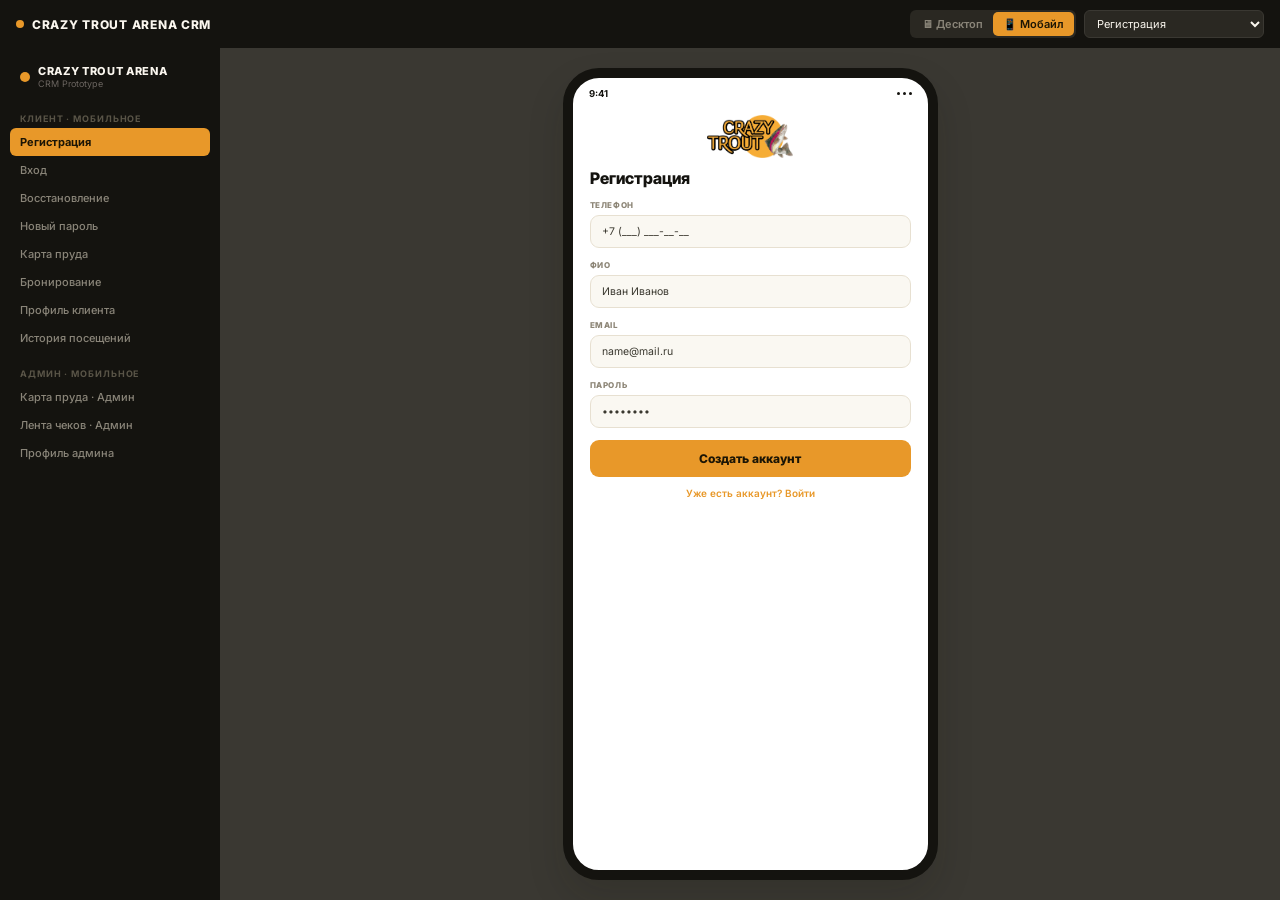
<file: index.html>
<!DOCTYPE html>
<html lang="ru">
<head>
<meta charset="UTF-8">
<meta name="viewport" content="width=device-width, initial-scale=1.0">
<title>Crazy Trout Arena — CRM Prototype</title>
<link rel="preconnect" href="https://fonts.googleapis.com">
<link href="https://fonts.googleapis.com/css2?family=Inter:wght@400;500;600;700;800&family=Inter+Tight:wght@700;800&display=swap" rel="stylesheet">
<style>
/* ===== DESIGN TOKENS FROM DECK ===== */
:root{--orange:#E89829;--ember:#886F11;--ink:#14130F;--paper:#FAF6EE;--teal:#2A6A7E;--green:#3FA66B;--gold:#D4A85A;--bone:#E3DCC9;--hair:#E7E0D1;--muted:#8C8576;}
*{box-sizing:border-box;margin:0;padding:0;}
body{font-family:'Inter',sans-serif;background:#3a3832;color:var(--ink);overflow:hidden;height:100vh;}

/* ===== TOP BAR ===== */
.topbar{position:fixed;top:0;left:0;right:0;height:48px;background:var(--ink);display:flex;align-items:center;justify-content:space-between;padding:0 16px;z-index:1000;}
.topbar-brand{display:flex;align-items:center;gap:8px;color:#FAF6EE;font-weight:800;font-size:12px;letter-spacing:0.06em;text-transform:uppercase;}
.topbar-dot{width:8px;height:8px;border-radius:50%;background:var(--orange);}
.topbar-controls{display:flex;gap:8px;align-items:center;}
.toggle-group{display:flex;background:#2a2822;border-radius:6px;padding:2px;}
.toggle-btn{background:none;border:none;color:#8A8579;font-family:inherit;font-size:11px;font-weight:600;padding:5px 10px;border-radius:5px;cursor:pointer;transition:all 0.15s;}
.toggle-btn.active{background:var(--orange);color:#1B1505;}
.screen-select{background:#2a2822;border:1px solid #3a3832;color:#FAF6EE;font-family:inherit;font-size:11px;padding:5px 8px;border-radius:6px;cursor:pointer;min-width:180px;}

/* ===== LAYOUT ===== */
.app{position:fixed;top:48px;left:0;right:0;bottom:0;display:flex;}
.sidebar{width:220px;background:var(--ink);color:#FAF6EE;padding:16px 10px;flex-shrink:0;overflow-y:auto;}
.sidebar-link{display:block;background:none;border:none;color:#8A8579;font-family:inherit;font-size:11px;font-weight:500;padding:7px 10px;border-radius:6px;cursor:pointer;text-align:left;width:100%;transition:all 0.15s;}
.sidebar-link:hover{background:rgba(255,255,255,0.06);color:#FAF6EE;}
.sidebar-link.active{background:var(--orange);color:#1B1505;font-weight:700;}
.main{flex:1;display:flex;align-items:center;justify-content:center;padding:20px;overflow:auto;}

/* ===== PHONE FRAME (from deck exact) ===== */
.phone-frame{border:10px solid var(--ink);border-radius:36px;overflow:hidden;background:#fff;box-shadow:0 18px 36px rgba(20,19,15,0.15);width:375px;height:812px;display:flex;flex-direction:column;flex-shrink:0;}
.phone-status{display:flex;justify-content:space-between;align-items:center;padding:10px 16px 2px;font-size:9.5px;font-weight:700;}
.phone-dots{display:flex;gap:3px;}
.phone-dots span{width:3px;height:3px;border-radius:50%;background:#14130F;display:block;}
.phone-body{flex:1;padding:14px 17px 18px;overflow-y:auto;}

/* ===== EXACT DECK CSS ===== */
.phone-logo{display:flex;justify-content:center;margin-bottom:10px;}
.phone-logo img{width:86px;}
.phone-title{font-family:'Inter Tight',sans-serif;font-weight:800;font-size:16px;margin-bottom:12px;}
.field-label{font-size:8px;letter-spacing:0.08em;text-transform:uppercase;color:var(--muted);font-weight:800;margin-bottom:5px;}
.field-input{background:#FAF8F2;border:1.5px solid var(--hair);border-radius:9px;padding:9px 11px;font-size:10.5px;margin-bottom:12px;color:#3a382f;}
.btn-block{width:100%;text-align:center;padding:11px;border-radius:9px;font-size:12px;font-weight:800;margin-bottom:10px;cursor:pointer;border:none;font-family:inherit;}
.btn-block.primary{background:var(--orange);color:#1B1505;}
.btn-block.outline{background:#fff;border:1.5px solid var(--hair);color:var(--ink);}
.link-center{text-align:center;font-size:10px;color:var(--orange);font-weight:600;cursor:pointer;}
.link-center.muted{color:var(--muted);font-weight:500;}
.code-row{display:flex;gap:7px;margin-bottom:6px;}
.code-box{width:33px;height:38px;border:1px solid var(--hair);border-radius:8px;display:flex;align-items:center;justify-content:center;font-weight:700;font-size:14px;background:#FAF8F2;color:#3a382f;}
.code-box.filled{border-color:var(--orange);color:var(--orange);}
.code-box.empty{color:var(--hair);}
.timer-note{font-size:9.5px;color:var(--muted);margin-bottom:14px;}
.strength-row{display:flex;gap:5px;margin-bottom:6px;}
.strength-seg{flex:1;height:5px;border-radius:3px;background:var(--green);}
.strength-seg.off{background:var(--hair);}
.strength-label{font-size:9.5px;color:var(--green);font-weight:600;margin-bottom:14px;display:flex;align-items:center;gap:5px;}
.strength-label::before{content:"●";font-size:7px;}
.ph-header{display:flex;justify-content:space-between;align-items:center;margin-bottom:10px;}
.ph-title{font-family:'Inter Tight',sans-serif;font-weight:800;font-size:14px;}
.ph-chips{display:flex;gap:6px;margin-bottom:8px;}
.chip{display:flex;align-items:center;gap:4px;background:#F4F0E8;border-radius:20px;padding:3px 8px;font-size:9.5px;font-weight:600;}
.chip svg{width:10px;height:10px;}
.pond-svg-wrap{border-radius:10px;overflow:hidden;margin-bottom:10px;line-height:0;}
.pond-svg-wrap img{width:100%;height:auto;display:block;}
.legend{display:flex;gap:12px;margin-bottom:12px;}
.legend-item{display:flex;align-items:center;gap:5px;font-size:9.5px;}
.legend-dot{width:8px;height:8px;border-radius:50%;}
.btn-book{background:var(--orange);color:#1B1505;font-weight:700;font-size:11.5px;border-radius:9px;padding:10px;text-align:center;cursor:pointer;border:none;width:100%;}
.field-val{background:#FAF8F2;border:1.5px solid var(--hair);border-radius:9px;padding:9px 11px;font-size:10.5px;margin-bottom:12px;color:#3a382f;}
.rows{margin-top:14px;}
.price-row{display:flex;justify-content:space-between;align-items:center;font-size:10.5px;padding:9px 0;color:#3a382f;border-top:1px solid var(--hair);}
.rows .price-row:first-child{border-top:none;padding-top:0;}
.price-total{display:flex;justify-content:space-between;align-items:center;font-size:12px;font-weight:800;padding-top:10px;border-top:1px solid var(--hair);color:var(--ink);}
.btn-pay{background:var(--orange);color:#1B1505;font-weight:700;font-size:11.5px;border-radius:9px;padding:10px;text-align:center;margin-top:10px;cursor:pointer;border:none;width:100%;}
.profile-card{background:var(--ink);color:#fff;border-radius:14px;padding:18px;margin-bottom:14px;}
.profile-avatar{width:48px;height:48px;border-radius:50%;background:var(--orange);display:flex;align-items:center;justify-content:center;font-family:'Inter Tight';font-weight:800;font-size:18px;color:#1B1505;margin:0 auto 10px;}
.profile-name{font-family:'Inter Tight';font-weight:800;font-size:16px;text-align:center;margin-bottom:2px;}
.profile-meta{font-size:11px;color:#8A8579;text-align:center;}
.profile-stats{display:flex;gap:8px;margin-bottom:14px;}
.profile-stat{flex:1;background:#fff;border:1.5px solid var(--hair);border-radius:12px;padding:12px;text-align:center;}
.profile-row{display:flex;align-items:center;gap:10px;padding:10px 0;border-bottom:1px solid var(--hair);}
.profile-row:last-child{border-bottom:none;}
.hist-header{display:flex;justify-content:space-between;align-items:center;margin-bottom:10px;}
.hist-header b{font-family:'Inter Tight';font-weight:800;font-size:12px;}
.hist-header span{font-size:9px;color:var(--muted);}
.hist-row{display:flex;align-items:center;gap:10px;padding:8px 0;border-bottom:1px solid var(--hair);}
.hist-row:last-child{border-bottom:none;}
.hist-date{width:36px;text-align:center;}
.hist-date b{font-family:'Inter Tight';font-weight:800;font-size:16px;display:block;}
.hist-date span{font-size:9px;color:var(--muted);}
.hist-mid{flex:1;}
.hist-mid b{font-size:11px;font-weight:700;display:block;}
.hist-mid span{font-size:9px;color:var(--muted);}
.hist-chev{color:var(--muted);font-size:14px;}
.tag{display:inline-block;font-size:9px;font-weight:700;border-radius:12px;padding:2px 7px;margin-right:4px;}
.badge-pill{font-size:9px;font-weight:700;border-radius:20px;padding:3px 8px;}
.catch-badge{font-size:9px;font-weight:700;padding:3px 8px;border-radius:12px;background:#E1F1E6;color:var(--green);}
.av{width:28px;height:28px;border-radius:50%;object-fit:cover;}
.sm{font-size:9px;}
.dt{font-size:10px;}
.lbl{font-size:8px;letter-spacing:0.06em;text-transform:uppercase;color:var(--muted);font-weight:700;}
.val{font-family:'Inter Tight';font-weight:800;font-size:20px;}
.b{font-weight:700;}
.g{color:var(--green);}
.o{color:var(--orange);}
.n{color:var(--ink);}
.p{color:var(--muted);}
.ok{color:var(--green);}
.off{color:var(--hair);}
.dark{background:var(--ink);color:#fff;}
.v{color:var(--green);}
.l{color:var(--teal);}
.pr{color:var(--gold);}
.nm{font-family:'Inter Tight';font-weight:800;}

/* Admin mobile */
.adm-title{font-family:'Inter Tight';font-weight:800;font-size:14px;margin-bottom:10px;}
.adm-chips{display:flex;gap:6px;margin-bottom:10px;}
.adm-chip{display:flex;align-items:center;gap:4px;background:#F4F0E8;border-radius:20px;padding:3px 8px;font-size:9.5px;font-weight:600;}
.adm-tiles{display:grid;grid-template-columns:1fr 1fr;gap:8px;margin-bottom:12px;}
.adm-tile{background:#FAF8F2;border:1.5px solid var(--hair);border-radius:12px;padding:10px 12px;}
.adm-tile.dark{background:var(--ink);color:#fff;border-color:rgba(255,255,255,0.1);}
.adm-search{background:#FAF8F2;border:1.5px solid var(--hair);border-radius:9px;padding:8px 11px;font-size:10px;color:var(--muted);margin-bottom:10px;cursor:pointer;}
.adm-filters{display:flex;gap:6px;margin-bottom:10px;}
.adm-filter{background:#FAF8F2;border:1.5px solid var(--hair);border-radius:8px;padding:6px 10px;font-size:9px;font-weight:600;text-align:center;cursor:pointer;flex:1;}
.adm-filter.active{background:var(--orange);border-color:var(--orange);color:#1B1505;}
.adm-receipt-row{background:#fff;border:1.5px solid var(--hair);border-radius:12px;padding:10px 12px;margin-bottom:8px;}
.adm-btn{background:var(--orange);color:#1B1505;font-weight:700;font-size:11px;border-radius:9px;padding:8px 14px;border:none;cursor:pointer;font-family:inherit;}
.adm-btns{display:flex;gap:8px;margin-top:10px;}
.adm-add{background:var(--ink);color:#fff;font-weight:700;font-size:11px;border-radius:9px;padding:8px 14px;border:none;cursor:pointer;font-family:inherit;width:100%;}
.adm-nav-item{flex:1;display:flex;flex-direction:column;align-items:center;gap:2px;font-size:8.5px;color:var(--muted);cursor:pointer;background:none;border:none;font-family:inherit;}
.adm-nav-item.active{color:var(--orange);}
.adm-navbar{display:flex;border-top:1px solid var(--hair);padding:8px 0 2px;}
.adm-client{display:flex;align-items:center;gap:8px;padding:8px 0;border-bottom:1px solid var(--hair);}
.adm-fld{margin-bottom:8px;}
.adm-fld-lbl{font-size:8px;letter-spacing:0.08em;text-transform:uppercase;color:var(--muted);font-weight:700;margin-bottom:3px;}
.adm-total{display:flex;justify-content:space-between;font-size:12px;font-weight:800;padding-top:8px;border-top:1px solid var(--hair);}
.adm-legend{display:flex;gap:10px;margin-bottom:10px;}
.adm-legend-item{display:flex;align-items:center;gap:4px;font-size:9px;}
.adm-fish-item{display:flex;align-items:center;gap:8px;padding:6px 0;border-bottom:1px solid var(--hair);}

/* Finance */
.fin-2x2{display:grid;grid-template-columns:1fr 1fr;gap:8px;margin-bottom:14px;}
.fin-cell{background:#fff;border:1.5px solid var(--hair);border-radius:12px;padding:12px;text-align:center;}
.fin-cell-wide{grid-column:span 2;}
.fin-period{display:flex;gap:4px;margin-bottom:14px;}
.fin-chart{position:relative;height:140px;margin-bottom:10px;}
.fin-chart--mobile{height:120px;}
.fin-gridline{position:absolute;left:0;right:0;border-top:1px dashed var(--hair);}
.fin-y-axis{position:absolute;left:0;top:0;bottom:0;width:30px;display:flex;flex-direction:column;justify-content:space-between;font-size:8px;color:var(--muted);}
.fin-x-axis{display:flex;justify-content:space-between;font-size:8px;color:var(--muted);padding:0 30px 0 30px;}
.fin-legend{display:flex;gap:12px;justify-content:center;font-size:9px;}
.fin-legend--mobile{flex-wrap:wrap;}

/* Stat list */
.stat-list-row{display:flex;justify-content:space-between;align-items:center;padding:6px 0;border-bottom:1px solid var(--hair);}
.stat-list-title{font-size:10px;font-weight:700;letter-spacing:0.06em;text-transform:uppercase;color:var(--muted);margin-bottom:8px;}

/* Catch card */
.catch-card{background:#fff;border:1.5px solid var(--hair);border-radius:12px;padding:10px;margin-bottom:8px;}
.catch-image-wrap{width:48px;height:48px;border-radius:8px;overflow:hidden;flex-shrink:0;}
.catch-image{width:100%;height:100%;object-fit:cover;}
.catch-name{font-weight:700;font-size:11px;}
.catch-weight{font-family:'Inter Tight';font-weight:800;font-size:14px;color:var(--orange);}
.catch-body{flex:1;}

/* Salary */
.slr-avg{font-family:'Inter Tight';font-weight:800;font-size:24px;color:var(--orange);}
.slr-count{font-size:10px;color:var(--muted);}
.slr-name{font-size:11px;font-weight:700;}

/* Desktop content */
.desktop-content{width:100%;max-width:1000px;padding:24px;}

/* Phone frame sizing */
.phone-frame .phone-body::-webkit-scrollbar{width:3px;}
.phone-frame .phone-body::-webkit-scrollbar-thumb{background:var(--hair);border-radius:3px;}

/* Responsive */
@media(max-width:700px){
  .sidebar{display:none!important;}
  .main{padding:8px;}
  .phone-frame{width:100%;height:calc(100vh - 56px);border-radius:0;border:none;box-shadow:none;}
}
</style>
</head>
<body>

<div class="topbar">
  <div class="topbar-brand"><div class="topbar-dot"></div><span>Crazy Trout Arena CRM</span></div>
  <div class="topbar-controls">
    <div class="toggle-group" id="viewToggle">
      <button class="toggle-btn" data-view="desktop">🖥 Десктоп</button>
      <button class="toggle-btn active" data-view="mobile">📱 Мобайл</button>
    </div>
    <select class="screen-select" id="screenSelect"></select>
  </div>
</div>

<div class="app">
  <aside class="sidebar">
    <div style="display:flex;align-items:center;gap:8px;padding:0 10px;margin-bottom:16px;">
      <div style="width:10px;height:10px;border-radius:50%;background:var(--orange);"></div>
      <div>
        <div style="font-weight:800;font-size:11px;letter-spacing:0.06em;text-transform:uppercase;">Crazy Trout Arena</div>
        <div style="font-size:9px;color:#6B6560;">CRM Prototype</div>
      </div>
    </div>
    <nav id="sidebarNav"></nav>
  </aside>

  <main class="main">
    <div class="phone-frame" id="phoneFrame">
      <div class="phone-status"><span>9:41</span><div class="phone-dots"><span></span><span></span><span></span></div></div>
      <div class="phone-body" id="phoneScreen"></div>
    </div>
    <div class="desktop-content" id="desktopContent" style="display:none;"></div>
  </main>
</div>

<script src="js/app.js"></script>
</body>
</html>
</file>
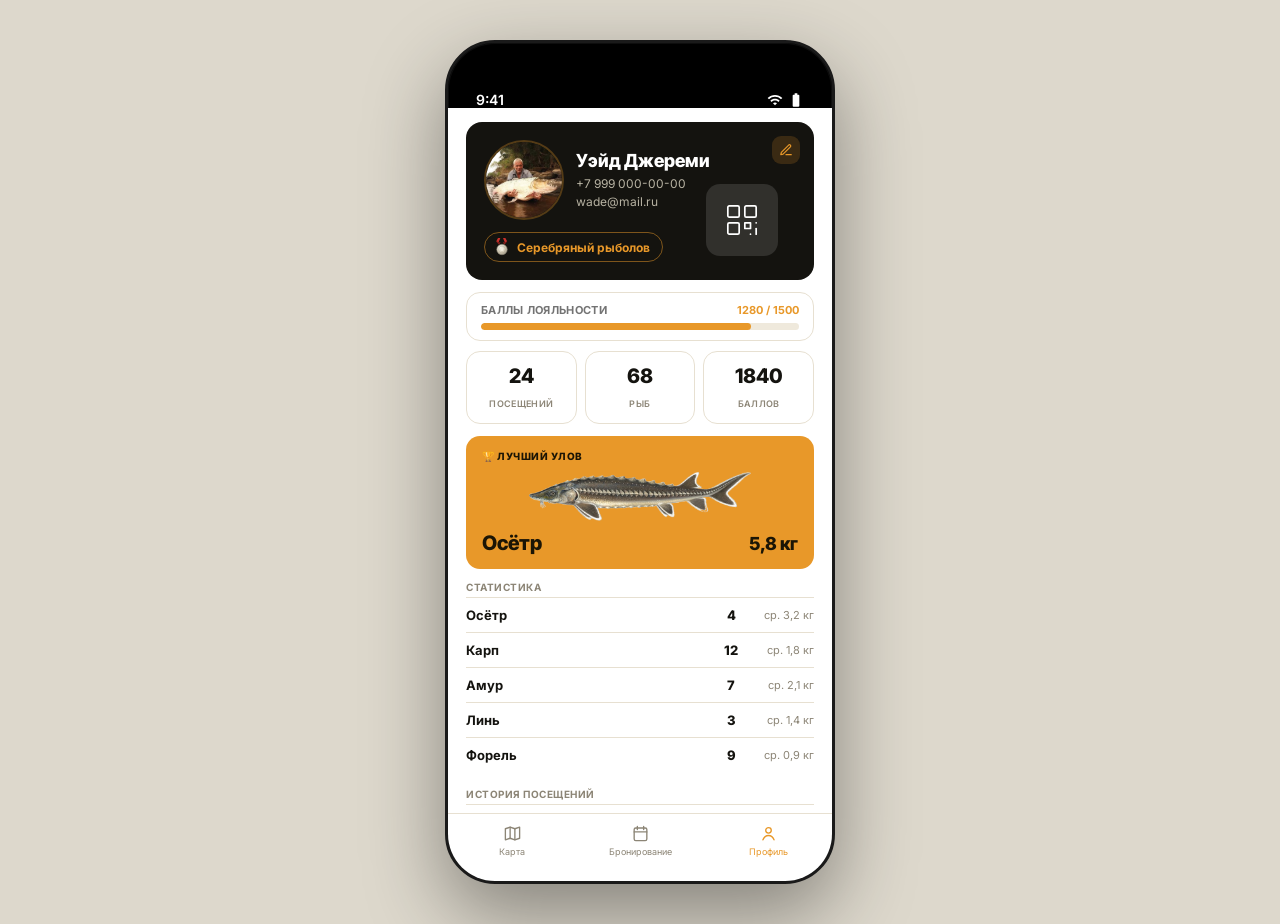
<file: docs/index.html>
<!DOCTYPE html>
<html lang="ru">
<head>
<meta charset="UTF-8">
<meta name="viewport" content="width=device-width, initial-scale=1.0">
<title>Crazy Trout Arena — Профиль клиента</title>
<link rel="preconnect" href="https://fonts.googleapis.com">
<link href="https://fonts.googleapis.com/css2?family=Inter:wght@400;500;600;700;800&family=Inter+Tight:wght@700;800&display=swap" rel="stylesheet">
<style>
:root {
  --orange: #E89829;
  --ink: #14130F;
  --paper: #FAF6EE;
  --green: #3FA66B;
  --gold: #D4A85A;
  --hair: #E7E0D1;
  --muted: #8C8576;
}
* { box-sizing: border-box; margin: 0; padding: 0; }
body {
  font-family: 'Inter', sans-serif;
  background: #DDD8CC;
  display: flex;
  justify-content: center;
  align-items: center;
  min-height: 100vh;
  padding: 40px 20px;
}

/* === iPhone 14: 390x844 === */
.iphone-mockup {
  width: 390px;
  height: 844px;
  background: #000;
  border-radius: 50px;
  border: 3px solid #1a1a1a;
  overflow: hidden;
  box-shadow: 0 30px 80px rgba(0,0,0,0.4), 0 0 0 1px rgba(255,255,255,0.05) inset;
  position: relative;
  display: flex;
  flex-direction: column;
}

/* Dynamic Island */
.dynamic-island {
  width: 120px;
  height: 34px;
  background: #000;
  border-radius: 18px;
  margin: 11px auto 0;
  position: relative;
  z-index: 10;
}

/* Status bar */
.status-bar {
  display: flex;
  justify-content: space-between;
  align-items: center;
  padding: 3px 28px 0;
  font-size: 14px;
  font-weight: 600;
  color: #fff;
}
.status-icons {
  display: flex;
  gap: 5px;
  align-items: center;
}
.status-icons svg { width: 16px; height: 16px; }

/* Screen content */
.screen {
  flex: 1;
  background: #fff;
  margin: 0;
  overflow-y: auto;
  padding: 14px 18px;
  display: flex;
  flex-direction: column;
}

/* Profile card */
.profile-card {
  background: var(--ink);
  color: #fff;
  border-radius: 16px;
  padding: 18px;
  margin-bottom: 12px;
  position: relative;
}
.profile-edit {
  position: absolute;
  top: 14px;
  right: 14px;
  width: 28px;
  height: 28px;
  border-radius: 9px;
  background: rgba(232,152,41,.18);
  display: flex;
  align-items: center;
  justify-content: center;
  z-index: 2;
}
.profile-edit svg { width: 14px; height: 14px; color: var(--orange); }
.profile-row {
  display: flex;
  gap: 12px;
  align-items: center;
}
.profile-avatar {
  width: 80px;
  height: 80px;
  border-radius: 50%;
  overflow: hidden;
  flex-shrink: 0;
  border: 2px solid rgba(232,152,41,0.3);
}
.profile-avatar img {
  width: 100%;
  height: 100%;
  object-fit: cover;
  display: block;
}
.profile-name {
  font-family: 'Inter Tight', sans-serif;
  font-weight: 800;
  font-size: 18px;
  line-height: 1.3;
  margin-bottom: 3px;
}
.profile-meta {
  font-size: 12px;
  color: #B7B2A2;
  line-height: 1.5;
}
.badge-pill {
  display: inline-flex;
  align-items: center;
  gap: 7px;
  border: 1px solid rgba(232,152,41,.5);
  border-radius: 22px;
  padding: 5px 12px 5px 9px;
  font-size: 12px;
  font-weight: 700;
  margin-top: 12px;
  color: var(--orange);
}
.badge-pill svg { display: block; }

/* Stats */
.profile-stats {
  display: flex;
  gap: 8px;
  margin-bottom: 12px;
}
.profile-stat {
  flex: 1;
  background: #fff;
  border: 1.5px solid var(--hair);
  border-radius: 14px;
  padding: 12px 6px;
  text-align: center;
}
.profile-stat b {
  display: block;
  font-family: 'Inter Tight', sans-serif;
  font-weight: 800;
  font-size: 20px;
  color: var(--ink);
  margin-bottom: 3px;
}
.profile-stat span {
  font-size: 9px;
  letter-spacing: .04em;
  text-transform: uppercase;
  color: var(--muted);
  font-weight: 600;
}

/* Catch card */
.catch-card {
  background: var(--orange);
  border-radius: 14px;
  padding: 14px 16px;
  margin-bottom: 12px;
  color: #1B1505;
}
.catch-badge {
  display: flex;
  align-items: center;
  gap: 5px;
  font-size: 10px;
  font-weight: 800;
  letter-spacing: .05em;
  text-transform: uppercase;
  margin-bottom: 10px;
}
.catch-image-wrap {
  background: transparent;
  border-radius: 10px;
  margin-bottom: 10px;
  text-align: center;
}
.catch-image {
  width: 70%;
  display: block;
  margin: 0 auto;
}
.catch-body {
  display: flex;
  align-items: center;
  justify-content: space-between;
}
.catch-name {
  font-family: 'Inter Tight', sans-serif;
  font-weight: 800;
  font-size: 20px;
}
.catch-weight {
  font-family: 'Inter Tight', sans-serif;
  font-weight: 800;
  font-size: 18px;
}

/* Statistics */
.stat-list-title {
  display: flex;
  align-items: center;
  gap: 6px;
  font-size: 10px;
  font-weight: 700;
  letter-spacing: .05em;
  text-transform: uppercase;
  color: var(--muted);
  margin-bottom: 4px;
}
.stat-list-title svg {
  width: 13px;
  height: 13px;
  stroke: var(--muted);
  fill: none;
  stroke-width: 1.7;
}
.stat-list-row {
  display: flex;
  justify-content: space-between;
  align-items: center;
  border-top: 1px solid var(--hair);
  padding: 9px 0;
  font-size: 13px;
}
.stat-list-row .slr-name { font-weight: 700; color: var(--ink); flex: 1; }
.stat-list-row .slr-count { font-weight: 800; width: 26px; color: var(--ink); text-align: center; }
.stat-list-row .slr-avg { color: var(--muted); font-size: 11px; text-align: right; min-width: 70px; }
.stat-spacer { flex: 1; }

/* Bottom nav */
.nav-bar {
  display: flex;
  border-top: 1px solid var(--hair);
  padding: 10px 0 24px;
  background: #fff;
  flex-shrink: 0;
}
.nav-item {
  flex: 1;
  display: flex;
  flex-direction: column;
  align-items: center;
  gap: 3px;
  font-size: 9px;
  color: var(--muted);
  cursor: pointer;
}
.nav-item.active { color: var(--orange); }
.nav-item svg { width: 19px; height: 19px; }

/* === QR Overlay — covers content area only, not status bar or nav === */
.qr-overlay {
  display: none;
  position: absolute;
  top: 72px;
  left: 0;
  right: 0;
  bottom: 56px;
  background: #fff;
  z-index: 100;
  flex-direction: column;
  padding: 0;
  border-radius: 22px;
  overflow: hidden;
  /* Animation: start from QR button position (top-right) */
  transform-origin: 88% 8%;
  transform: scale(0.15);
  opacity: 0;
  transition: transform 0.4s cubic-bezier(0.16, 1, 0.3, 1), opacity 0.3s ease;
}
.qr-overlay.open {
  transform: scale(1);
  opacity: 1;
}
.qr-overlay.closing {
  transform: scale(0.15);
  opacity: 0;
  transition: transform 0.3s cubic-bezier(0.55, 0, 1, 0.45), opacity 0.25s ease;
}

.qr-content {
  flex: 1;
  display: flex;
  flex-direction: column;
  align-items: center;
  justify-content: center;
  padding: 0 20px;
  overflow-y: auto;
}

/* Close button (X) top-right inside overlay */
.qr-close-btn {
  position: absolute;
  top: 12px;
  right: 14px;
  width: 36px;
  height: 36px;
  border-radius: 50%;
  background: rgba(0,0,0,0.06);
  border: none;
  cursor: pointer;
  display: flex;
  align-items: center;
  justify-content: center;
  z-index: 110;
  transition: background 0.2s;
}
.qr-close-btn:hover { background: rgba(0,0,0,0.12); }
.qr-close-btn svg { width: 18px; height: 18px; stroke: #14130F; }

/* QR button press animation */
.qr-btn-press {
  animation: qrBtnPress 0.3s ease;
}
@keyframes qrBtnPress {
  0% { transform: scale(1); }
  40% { transform: scale(0.85); }
  100% { transform: scale(1); }
}
</style>
</head>
<body>

<div class="iphone-mockup">
  <div class="dynamic-island"></div>
  <div class="status-bar">
    <span>9:41</span>
    <div class="status-icons">
      <svg viewBox="0 0 24 24" fill="currentColor"><path d="M1 9l2 2c4.97-4.97 13.03-4.97 18 0l2-2C16.93 2.93 7.08 2.93 1 9zm8 8l3 3 3-3c-1.65-1.66-4.34-1.66-6 0zm-4-4l2 2c2.76-2.76 7.24-2.76 10 0l2-2C15.14 9.14 8.87 9.14 5 13z"/></svg>
      <svg viewBox="0 0 24 24" fill="currentColor"><path d="M15.67 4H14V2h-4v2H8.33C7.6 4 7 4.6 7 5.33v15.33C7 21.4 7.6 22 8.33 22h7.33c.74 0 1.34-.6 1.34-1.33V5.33C17 4.6 16.4 4 15.67 4z"/></svg>
    </div>
  </div>

  <div class="screen">
    <!-- Profile card -->
    <div class="profile-card">
      <div class="profile-edit">
        <svg viewBox="0 0 24 24" fill="none" stroke="currentColor" stroke-width="2" stroke-linecap="round" stroke-linejoin="round"><path d="M12 20h9"/><path d="M16.5 3.5a2.121 2.121 0 013 3L7 19l-4 1 1-4 12.5-12.5z"/></svg>
      </div>
      <div class="profile-row">
        <div class="profile-avatar"><img src="assets/img_002.jpeg" alt="Уэйд Джереми"></div>
        <div style="flex:1;">
          <div class="profile-name">Уэйд Джереми</div>
          <div class="profile-meta">+7 999 000-00-00<br>wade@mail.ru</div>
        </div>
      </div>
      <div id="qr-btn" style="position:absolute;top:62px;right:36px;width:72px;height:72px;border-radius:14px;background:rgba(255,255,255,0.12);display:flex;align-items:center;justify-content:center;cursor:pointer;transition:background 0.2s;">
        <svg viewBox="0 0 24 24" width="34" height="34" fill="none" stroke="#fff" stroke-width="1.2" stroke-linecap="round" stroke-linejoin="round"><rect x="2" y="2" width="8" height="8" rx="1"/><rect x="14" y="2" width="8" height="8" rx="1"/><rect x="2" y="14" width="8" height="8" rx="1"/><rect x="14" y="14" width="4" height="4"/><line x1="22" y1="14" x2="22" y2="14.01"/><line x1="18" y1="22" x2="18" y2="22.01"/><line x1="22" y1="18" x2="22" y2="22"/></svg>
      </div>
      <div style="margin-top:12px;padding-right:90px;">
        <div class="badge-pill" style="margin-top:0;">
        <svg width="16" height="18" viewBox="0 0 16 18" fill="none" xmlns="http://www.w3.org/2000/svg"><path d="M4 0h2.4L4.6 4.2 2.2 3.6 4 0zM11.4 0H9L10.8 4.2l2.4-.6L11.4 0z" fill="#C9302C"/><path d="M4.6 4.2 2.2 3.6 5 6.8l1.6-2.6H4.6zM10.8 4.2 13.2 3.6 10.4 6.8 8.8 4.2h2z" fill="#8A1E1B"/><circle cx="8" cy="11.5" r="5.2" fill="url(#silverG)" stroke="#8C8576" stroke-width="0.6"/><circle cx="8" cy="11.5" r="3.4" fill="none" stroke="#8C8576" stroke-width="0.4" opacity=".6"/><path d="M8 8.6l.7 1.9h1.9l-1.55 1.15.6 1.9L8 12.4l-1.65 1.15.6-1.9L5.4 10.5h1.9L8 8.6z" fill="#F3EEDF"/><defs><radialGradient id="silverG" cx="0.35" cy="0.3" r="0.9"><stop offset="0" stop-color="#F7F4EA"/><stop offset="0.55" stop-color="#CFC6B0"/><stop offset="1" stop-color="#8C8576"/></radialGradient></defs></svg>
        Серебряный рыболов
        </div>
      </div>

    </div>

    <!-- Progress bar — БАЛЛЫ ЛОЯЛЬНОСТИ -->
    <div style="background:#fff;border:1.5px solid var(--hair);border-radius:14px;padding:10px 14px;margin-bottom:10px;">
      <div style="display:flex;justify-content:space-between;align-items:center;margin-bottom:6px;">
        <span style="font-size:11px;font-weight:700;color:rgba(0,0,0,.55);letter-spacing:0.3px;">БАЛЛЫ ЛОЯЛЬНОСТИ</span>
        <span style="font-size:11px;font-weight:700;color:var(--orange);">1280 / 1500</span>
      </div>
      <div style="background:#EFE9DC;border-radius:999px;height:7px;overflow:hidden;">
        <div style="background:var(--orange);height:100%;width:85%;border-radius:999px;"></div>
      </div>
    </div>

    <!-- Stats -->
    <div class="profile-stats">
      <div class="profile-stat"><b>24</b><span>Посещений</span></div>
      <div class="profile-stat"><b>68</b><span>Рыб</span></div>
      <div class="profile-stat"><b>1840</b><span>Баллов</span></div>
    </div>

    <!-- Catch card -->
    <div class="catch-card">
      <div class="catch-badge">🏆 Лучший улов</div>
      <div class="catch-image-wrap">
        <img class="catch-image" src="assets/img_003.png" alt="Осётр">
      </div>
      <div class="catch-body">
        <div class="catch-name">Осётр</div>
        <div class="catch-weight">5,8 кг</div>
      </div>
    </div>

    <!-- Statistics -->
    <div class="stat-list-title">
      Статистика
    </div>
    <div class="stat-list-row">
      <span class="slr-name">Осётр</span>
      <span class="slr-count">4</span>
      <span class="slr-avg">ср. 3,2 кг</span>
    </div>
    <div class="stat-list-row">
      <span class="slr-name">Карп</span>
      <span class="slr-count">12</span>
      <span class="slr-avg">ср. 1,8 кг</span>
    </div>
    <div class="stat-list-row">
      <span class="slr-name">Амур</span>
      <span class="slr-count">7</span>
      <span class="slr-avg">ср. 2,1 кг</span>
    </div>
    <div class="stat-list-row">
      <span class="slr-name">Линь</span>
      <span class="slr-count">3</span>
      <span class="slr-avg">ср. 1,4 кг</span>
    </div>
    <div class="stat-list-row">
      <span class="slr-name">Форель</span>
      <span class="slr-count">9</span>
      <span class="slr-avg">ср. 0,9 кг</span>
    </div>

    <!-- Visit history -->
    <div class="stat-list-title" style="margin-top:16px;">
      История посещений
    </div>
    <div class="stat-list-row">
      <span class="slr-name">12.07 · Сектор №07</span>
      <span class="slr-avg">Карп ×2 · 3,4 кг</span>
    </div>
    <div class="stat-list-row">
      <span class="slr-name">06.07 · Сектор №11</span>
      <span class="slr-avg">Осётр · 5,8 кг</span>
    </div>
    <div class="stat-list-row">
      <span class="slr-name">03.07 · Сектор №04</span>
      <span class="slr-avg">Амур · 2,1 кг</span>
    </div>
    <div class="stat-list-row">
      <span class="slr-name">27.06 · Сектор №09</span>
      <span class="slr-avg">Карп ×3 · 4,6 кг</span>
    </div>
    <div class="stat-list-row">
      <span class="slr-name">21.06 · Сектор №12</span>
      <span class="slr-avg">Линь · 0,9 кг</span>
    </div>
    <div class="stat-list-row">
      <span class="slr-name">14.06 · Сектор №05</span>
      <span class="slr-avg">Карп · 2,2 кг</span>
    </div>
    <div class="stat-list-row">
      <span class="slr-name">07.06 · Сектор №02</span>
      <span class="slr-avg">Форель ×2 · 1,8 кг</span>
    </div>
    <div class="stat-list-row">
      <span class="slr-name">31.05 · Сектор №08</span>
      <span class="slr-avg">Амур · 3,4 кг</span>
    </div>
    <div class="stat-list-row">
      <span class="slr-name">24.05 · Сектор №01</span>
      <span class="slr-avg">Осётр · 4,1 кг</span>
    </div>
    <div class="stat-list-row">
      <span class="slr-name">17.05 · Сектор №06</span>
      <span class="slr-avg">Карп ×2 · 3,0 кг</span>
    </div>
    <!-- Spacer -->
    <div class="stat-spacer"></div>
  </div>

  <!-- Bottom nav -->
  <div class="nav-bar">
    <div class="nav-item" style="justify-content:center;">
      <svg viewBox="0 0 24 24" fill="none" stroke="currentColor" stroke-width="1.7" stroke-linecap="round" stroke-linejoin="round"><path d="M9 4L3 6v14l6-2 6 2 6-2V4l-6 2-6-2z"/><path d="M9 4v14M15 6v14"/></svg>
      <span>Карта</span>
    </div>
    <div class="nav-item" style="justify-content:center;">
      <svg viewBox="0 0 24 24" fill="none" stroke="currentColor" stroke-width="1.7" stroke-linecap="round" stroke-linejoin="round"><rect x="4" y="5" width="16" height="16" rx="2"/><path d="M8 3v4M16 3v4M4 10h16"/></svg>
      <span>Бронирование</span>
    </div>
    <div class="nav-item active" style="justify-content:center;">
      <svg viewBox="0 0 24 24" fill="none" stroke="currentColor" stroke-width="1.7" stroke-linecap="round" stroke-linejoin="round"><circle cx="12" cy="8" r="3.5"/><path d="M5 20c1.5-4 4.5-5.5 7-5.5s5.5 1.5 7 5.5"/></svg>
      <span>Профиль</span>
    </div>
  </div>

<!-- QR Code Overlay — covers content only, status bar + nav stay visible -->
<div id="qr-overlay" class="qr-overlay">
  <!-- Close button (X) top-right -->
  <button class="qr-close-btn" id="qr-close-btn">
    <svg viewBox="0 0 24 24" fill="none" stroke-width="2.5" stroke-linecap="round" stroke-linejoin="round">
      <line x1="18" y1="6" x2="6" y2="18"/>
      <line x1="6" y1="6" x2="18" y2="18"/>
    </svg>
  </button>

  <div class="qr-content">
    <div style="text-align:center;margin-bottom:20px;">
      <div style="width:50px;height:50px;border-radius:50%;overflow:hidden;margin:0 auto 10px;border:2px solid #E89829;">
        <img src="assets/img_002.jpeg" style="width:100%;height:100%;object-fit:cover;" alt="">
      </div>
      <div style="font-family:'Inter Tight',sans-serif;font-weight:800;font-size:17px;color:#14130F;margin-bottom:3px;">Уэйд Джереми</div>
      <div style="font-size:12px;color:#8C8576;">Мой QR-код</div>
    </div>
    
    <!-- QR 2.5x larger: 500x500 -->
    <div style="background:#fff;border-radius:20px;padding:20px;box-shadow:0 4px 20px rgba(0,0,0,0.08);border:1px solid #E7E0D1;">
      <img src="[data-uri]" style="width:280px;height:280px;display:block;" alt="QR Code">
    </div>
    
    <div style="margin-top:16px;text-align:center;">
      <div style="font-size:14px;color:#14130F;font-weight:600;margin-bottom:5px;">Отсканируйте QR-код</div>
      <div style="font-size:11px;color:#8C8576;line-height:1.5;">Покажите этот код другому рыбаку,<br>чтобы он нашёл ваш профиль</div>
    </div>
  </div>

</div>

</div>
<script>
(function() {
  const qrBtn = document.getElementById('qr-btn');
  const qrOverlay = document.getElementById('qr-overlay');
  const qrCloseBtn = document.getElementById('qr-close-btn');
  let isAnimating = false;

  function openQr() {
    if (isAnimating) return;
    isAnimating = true;
    // Button press animation
    qrBtn.classList.add('qr-btn-press');
    setTimeout(() => {
      qrBtn.classList.remove('qr-btn-press');
      // Show overlay with animation
      qrOverlay.style.display = 'flex';
      // Force reflow so transition triggers
      void qrOverlay.offsetWidth;
      qrOverlay.classList.add('open');
      setTimeout(() => { isAnimating = false; }, 400);
    }, 250);
  }

  function closeQr() {
    if (isAnimating) return;
    isAnimating = true;
    qrOverlay.classList.remove('open');
    qrOverlay.classList.add('closing');
    setTimeout(() => {
      qrOverlay.style.display = 'none';
      qrOverlay.classList.remove('closing');
      isAnimating = false;
    }, 350);
  }

  qrBtn.addEventListener('click', openQr);
  qrCloseBtn.addEventListener('click', function(e) {
    e.stopPropagation();
    closeQr();
  });
  // Close on overlay background click (but not on content)
  qrOverlay.addEventListener('click', function(e) {
    if (e.target === qrOverlay || e.target.classList.contains('qr-content')) {
      closeQr();
    }
  });
})();
</script>

</body>
</html>
</file>
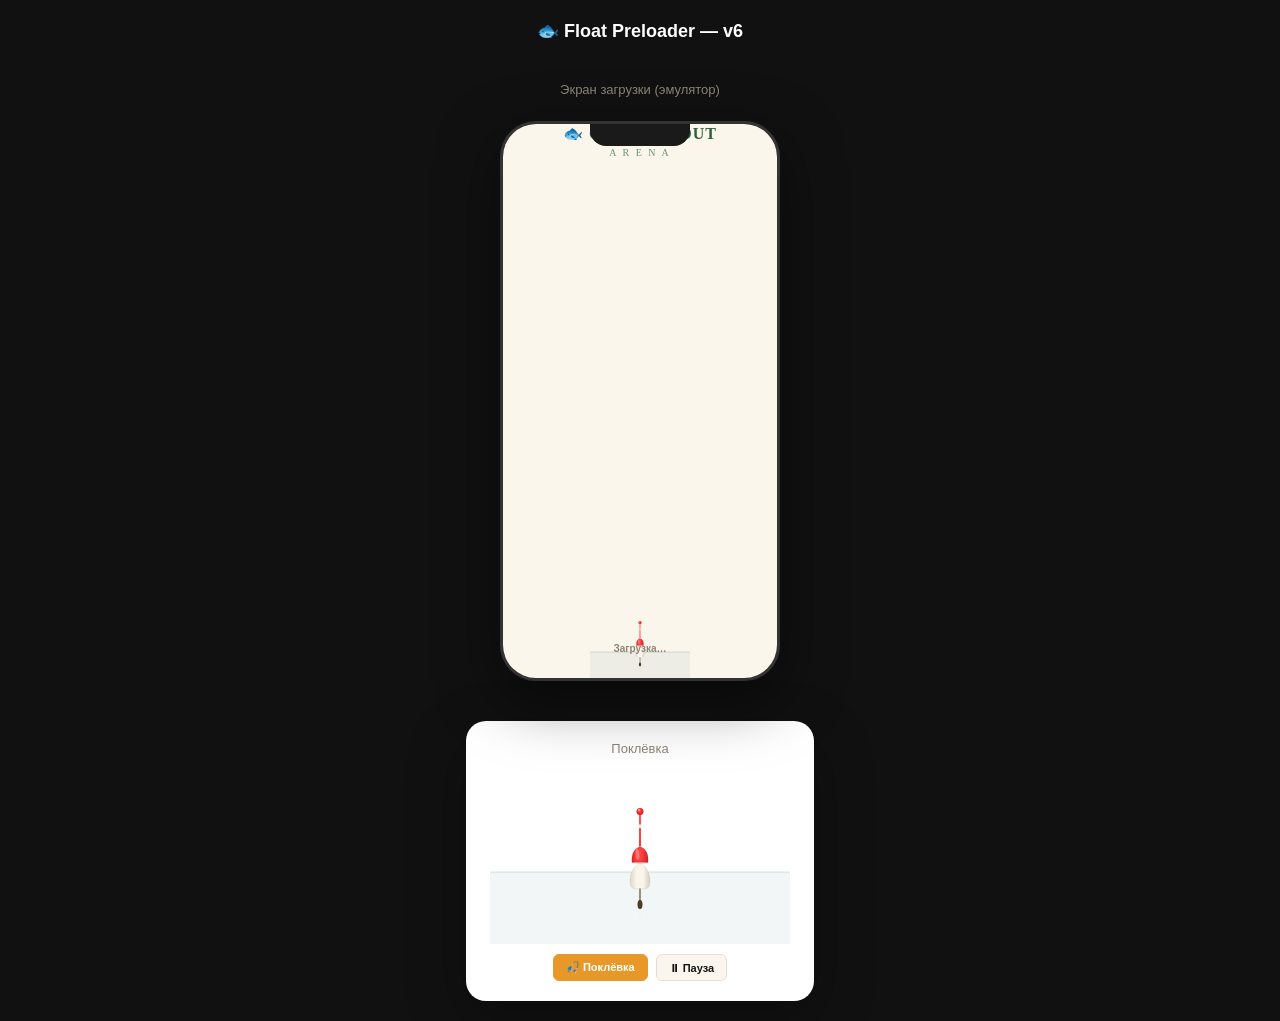
<file: docs_old/float-preview.html>
<!DOCTYPE html>
<html lang="ru">
<head>
<meta charset="UTF-8">
<meta name="viewport" content="width=device-width, initial-scale=1.0">
<title>Float Preloader — v6</title>
<style>
* { box-sizing: border-box; margin: 0; padding: 0; }
body {
  font-family: 'Inter', -apple-system, sans-serif;
  background: #111;
  display: flex;
  flex-direction: column;
  align-items: center;
  justify-content: center;
  min-height: 100vh;
  gap: 40px;
  padding: 20px;
}
h1 { color: #fff; font-size: 18px; font-weight: 600; }
h2 { color: #8C8576; font-size: 13px; font-weight: 500; margin-bottom: 8px; }
.controls {
  display: flex;
  gap: 8px;
  margin-top: 10px;
  flex-wrap: wrap;
  justify-content: center;
}
.controls button {
  padding: 6px 12px;
  border: 1px solid #E7E0D1;
  border-radius: 6px;
  background: #FAF6EE;
  font-size: 11px;
  cursor: pointer;
  color: #14130F;
  font-weight: 600;
}
.controls button:hover { background: #F3EEE4; }
.controls button.accent {
  background: #E89829;
  color: #fff;
  border-color: #E89829;
}

/* Phone frame */
.phone {
  width: 280px;
  height: 560px;
  background: #1a1a1a;
  border-radius: 36px;
  border: 3px solid #333;
  box-shadow: 0 20px 60px rgba(0,0,0,0.5), inset 0 0 0 2px #222;
  overflow: hidden;
  position: relative;
}
.phone-notch {
  position: absolute;
  top: 0;
  left: 50%;
  transform: translateX(-50%);
  width: 100px;
  height: 22px;
  background: #1a1a1a;
  border-radius: 0 0 16px 16px;
  z-index: 10;
}
.phone-screen {
  width: 100%;
  height: 100%;
  background: #FBF6EC;
  display: flex;
  flex-direction: column;
  align-items: center;
  justify-content: center;
  position: relative;
}
.phone-logo {
  font-family: Georgia, serif;
  font-size: 16px;
  font-weight: bold;
  color: #2C5F3C;
  text-align: center;
  margin-bottom: 4px;
  letter-spacing: 1px;
}
.phone-logo-sub {
  font-family: Georgia, serif;
  font-size: 10px;
  color: #6B8F7B;
  letter-spacing: 2px;
  margin-bottom: 30px;
}
.phone-status {
  position: absolute;
  bottom: 24px;
  left: 0;
  right: 0;
  display: flex;
  flex-direction: column;
  align-items: center;
  gap: 8px;
}
.phone-status-text {
  font-size: 10px;
  color: #8C8576;
  font-weight: 600;
}

/* Standalone card */
.card {
  background: #fff;
  border-radius: 20px;
  padding: 20px 24px;
  display: flex;
  flex-direction: column;
  align-items: center;
  box-shadow: 0 20px 60px rgba(0,0,0,0.3);
}
canvas { display: block; }
</style>
</head>
<body>

<h1>🐟 Float Preloader — v6</h1>

<!-- Phone emulator with splash screen -->
<div style="display:flex; flex-direction:column; align-items:center; gap:16px;">
  <h2>Экран загрузки (эмулятор)</h2>
  <div class="phone">
    <div class="phone-notch"></div>
    <div class="phone-screen">
      <div class="phone-logo">🐟 CRAZY TROUT</div>
      <div class="phone-logo-sub">A R E N A</div>
      <div style="flex:1"></div>
      <canvas id="phone-float" width="100" height="65"></canvas>
      <div class="phone-status">
        <div class="phone-status-text" id="phone-label">Загрузка…</div>
      </div>
    </div>
  </div>
</div>

<!-- Standalone -->
<div class="card">
  <h2>Поклёвка</h2>
  <canvas id="c1" width="300" height="180"></canvas>
  <div class="controls">
    <button class="accent" onclick="f1.triggerBite()">🎣 Поклёвка</button>
    <button onclick="f1.paused = !f1.paused">⏸ Пауза</button>
  </div>
</div>

<script>
class FloatAnimator {
  constructor(canvas, opts = {}) {
    this.canvas = canvas;
    this.ctx = canvas.getContext('2d');
    this.w = canvas.width;
    this.h = canvas.height;
    this.bobTime = 0;
    this.bobSpeed = opts.bobSpeed || 0.02;
    this.drawScale = opts.scale || 1;
    this.paused = false;
    this.bitePhase = 0;
    this.biteTime = 0;
    this.biteDipOffset = 0;
    this.biteTilt = 0;
    this.ripples = [];
    this.running = true;
    this.loop();
  }

  loop() {
    if (!this.running) return;
    if (!this.paused) {
      this.bobTime += this.bobSpeed;
      this.updateBite();
      this.updateRipples();
    }
    this.draw();
    requestAnimationFrame(() => this.loop());
  }

  triggerBite() {
    if (this.bitePhase !== 0) return;
    this.bitePhase = 1;
    this.biteTime = 0;
    // Add ripple at start
    this.ripples.push({ r: 5, alpha: 0.4, age: 0 });
  }

  updateRipples() {
    for (let i = this.ripples.length - 1; i >= 0; i--) {
      const rip = this.ripples[i];
      rip.age += 0.02;
      rip.r += 1.2;
      rip.alpha = Math.max(0, 0.4 - rip.age * 0.25);
      if (rip.alpha <= 0) this.ripples.splice(i, 1);
    }
  }

  updateBite() {
    if (this.bitePhase === 0) return;
    this.biteTime += 0.035; // faster
    switch (this.bitePhase) {
      case 1: // Quick sharp dip
        this.biteDipOffset = this.easeOutCubic(Math.min(this.biteTime / 0.2, 1)) * 35;
        this.biteTilt = this.easeOutCubic(Math.min(this.biteTime / 0.2, 1)) * 0.18;
        if (this.biteTime >= 0.2) { this.bitePhase = 2; this.biteTime = 0; this.ripples.push({ r: 8, alpha: 0.5, age: 0 }); }
        break;
      case 2: // Submerge deep
        this.biteDipOffset = 35 + this.easeInOutCubic(Math.min(this.biteTime / 0.35, 1)) * 40;
        this.biteTilt = 0.18 + this.easeInOutCubic(Math.min(this.biteTime / 0.35, 1)) * 0.1;
        if (this.biteTime >= 0.35) { this.bitePhase = 3; this.biteTime = 0; }
        break;
      case 3: // Stay under water (pause submerged)
        this.biteDipOffset = 75;
        this.biteTilt = 0.28;
        if (this.biteTime >= 0.8) { this.bitePhase = 4; this.biteTime = 0; }
        break;
      case 4: // Rise with bounce
        const riseT = this.easeOutBounce(Math.min(this.biteTime / 0.7, 1));
        this.biteDipOffset = 75 * (1 - riseT);
        this.biteTilt = 0.28 * (1 - riseT);
        if (this.biteTime >= 0.7) { this.bitePhase = 5; this.biteTime = 0; this.ripples.push({ r: 5, alpha: 0.3, age: 0 }); }
        break;
      case 5: // Wobble settle
        const wt = Math.min(this.biteTime / 1.0, 1);
        this.biteDipOffset = Math.sin(this.biteTime * 14) * 3 * (1 - wt);
        this.biteTilt = Math.sin(this.biteTime * 12) * 0.02 * (1 - wt);
        if (this.biteTime >= 1.0) { this.bitePhase = 0; this.biteDipOffset = 0; this.biteTilt = 0; }
        break;
    }
  }

  easeOutCubic(t) { return 1 - Math.pow(1 - t, 3); }
  easeInOutCubic(t) { return t < 0.5 ? 4*t*t*t : 1 - Math.pow(-2*t+2,3)/2; }
  easeOutBounce(t) {
    if (t < 1/2.75) return 7.5625*t*t;
    if (t < 2/2.75) { t -= 1.5/2.75; return 7.5625*t*t+0.75; }
    if (t < 2.5/2.75) { t -= 2.25/2.75; return 7.5625*t*t+0.9375; }
    t -= 2.625/2.75; return 7.5625*t*t+0.984375;
  }

  draw() {
    const ctx = this.ctx;
    const w = this.w;
    const h = this.h;
    const cx = w / 2;
    ctx.clearRect(0, 0, w, h);

    const waterY = h * 0.6;
    const bob = Math.sin(this.bobTime * Math.PI) * 4;
    const extraDip = this.biteDipOffset;

    // Water
    ctx.fillStyle = 'rgba(42, 106, 126, 0.06)';
    ctx.fillRect(0, waterY, w, h - waterY);
    ctx.beginPath();
    ctx.moveTo(0, waterY);
    ctx.lineTo(w, waterY);
    ctx.strokeStyle = 'rgba(42, 106, 126, 0.2)';
    ctx.lineWidth = 1;
    ctx.stroke();

    // Ripples
    for (const rip of this.ripples) {
      ctx.beginPath();
      ctx.ellipse(cx, waterY, rip.r, rip.r * 0.2, 0, 0, Math.PI * 2);
      ctx.strokeStyle = `rgba(42, 106, 126, ${rip.alpha})`;
      ctx.lineWidth = 1;
      ctx.stroke();
    }

    // === FLOAT ===
    ctx.save();
    ctx.translate(cx, waterY - 2 + bob + extraDip);
    if (this.drawScale !== 1) ctx.scale(this.drawScale, this.drawScale);
    ctx.rotate(this.biteTilt);

    // Keel
    ctx.beginPath();
    ctx.moveTo(0, 22);
    ctx.lineTo(0, 36);
    ctx.strokeStyle = '#6B5B3A';
    ctx.lineWidth = 1.3;
    ctx.lineCap = 'round';
    ctx.stroke();
    ctx.beginPath();
    ctx.ellipse(0, 38, 2.5, 4.5, 0, 0, Math.PI * 2);
    ctx.fillStyle = '#4A3D28';
    ctx.fill();

    // --- Body: oval/pear ---
    // White bottom
    ctx.beginPath();
    ctx.moveTo(0, -4);
    ctx.bezierCurveTo(8, 0, 12, 12, 9, 20);
    ctx.bezierCurveTo(6, 24, 3, 22, 0, 22);
    ctx.bezierCurveTo(-3, 22, -6, 24, -9, 20);
    ctx.bezierCurveTo(-12, 12, -8, 0, 0, -4);
    ctx.closePath();
    const wg = ctx.createLinearGradient(-11, 8, 11, 8);
    wg.addColorStop(0, '#DDD5C5');
    wg.addColorStop(0.35, '#FAF5EA');
    wg.addColorStop(0.65, '#FAF5EA');
    wg.addColorStop(1, '#D0C8B8');
    ctx.fillStyle = wg;
    ctx.fill();
    ctx.strokeStyle = 'rgba(0,0,0,0.1)';
    ctx.lineWidth = 0.6;
    ctx.stroke();

    // Red top — more oval
    ctx.beginPath();
    ctx.moveTo(0, -20);
    ctx.bezierCurveTo(6, -18, 9, -12, 8, -4);
    ctx.lineTo(-8, -4);
    ctx.bezierCurveTo(-9, -12, -6, -18, 0, -20);
    ctx.closePath();
    const rg = ctx.createLinearGradient(-9, -12, 9, -12);
    rg.addColorStop(0, '#CC2020');
    rg.addColorStop(0.25, '#FF3838');
    rg.addColorStop(0.55, '#FF4444');
    rg.addColorStop(1, '#CC2020');
    ctx.fillStyle = rg;
    ctx.fill();
    ctx.strokeStyle = 'rgba(0,0,0,0.12)';
    ctx.lineWidth = 0.6;
    ctx.stroke();

    // Gloss
    ctx.beginPath();
    ctx.ellipse(-2.5, -12, 2, 5.5, -0.1, 0, Math.PI * 2);
    ctx.fillStyle = 'rgba(255,255,255,0.3)';
    ctx.fill();

    // Waterline ring
    ctx.beginPath();
    ctx.ellipse(0, -4, 8.5, 1.2, 0, 0, Math.PI * 2);
    ctx.strokeStyle = 'rgba(80,60,30,0.2)';
    ctx.lineWidth = 0.7;
    ctx.stroke();

    // --- Antenna ---
    const stickW = 1.6;
    const antTop = -62;
    const antBase = -20;

    // Stick (tapered)
    ctx.beginPath();
    ctx.moveTo(-stickW/2 - 0.2, antBase);
    ctx.lineTo(-stickW/2, antTop + 7);
    ctx.lineTo(stickW/2, antTop + 7);
    ctx.lineTo(stickW/2 + 0.2, antBase);
    ctx.closePath();
    ctx.fillStyle = '#FF3838';
    ctx.fill();

    // White band
    const bandY = antTop + (antBase - antTop) * 0.48;
    ctx.beginPath();
    ctx.rect(-stickW/2 - 0.3, bandY, stickW + 0.6, 3.5);
    ctx.fillStyle = '#F5F0E3';
    ctx.fill();

    // Ball
    ctx.beginPath();
    ctx.arc(0, antTop + 7, 3.5, 0, Math.PI * 2);
    const bg = ctx.createRadialGradient(-0.8, antTop + 5.5, 0.3, 0, antTop + 7, 3.5);
    bg.addColorStop(0, '#FF7070');
    bg.addColorStop(0.4, '#FF3838');
    bg.addColorStop(1, '#CC2020');
    ctx.fillStyle = bg;
    ctx.fill();
    ctx.beginPath();
    ctx.arc(-1, antTop + 5.5, 1, 0, Math.PI * 2);
    ctx.fillStyle = 'rgba(255,255,255,0.55)';
    ctx.fill();

    // Fishing line
    ctx.beginPath();
    ctx.setLineDash([2, 3]);
    ctx.moveTo(0, 43);
    ctx.lineTo(0, 56);
    ctx.strokeStyle = 'rgba(100,100,100,0.1)';
    ctx.lineWidth = 0.4;
    ctx.stroke();
    ctx.setLineDash([]);

    ctx.restore();
  }

  destroy() { this.running = false; }
}

// Phone float (smaller, slower)
const fp = new FloatAnimator(document.getElementById('phone-float'), { bobSpeed: 0.015, scale: 0.45 });
const phoneLabel = document.getElementById('phone-label');
let ph = 0;
function tickPhone() {
  ph += 0.003;
  if (ph >= 1) ph = 0;
  if (ph < 0.3) phoneLabel.textContent = 'Загрузка…';
  else if (ph < 0.6) phoneLabel.textContent = 'Инициализация…';
  else if (ph < 0.85) phoneLabel.textContent = 'Подключение…';
  else phoneLabel.textContent = 'Почти готово…';
  requestAnimationFrame(tickPhone);
}
tickPhone();
// Auto bite on phone every ~8s
setInterval(() => fp.triggerBite(), 8000);

// Standalone
const f1 = new FloatAnimator(document.getElementById('c1'));
</script>

</body>
</html>
</file>
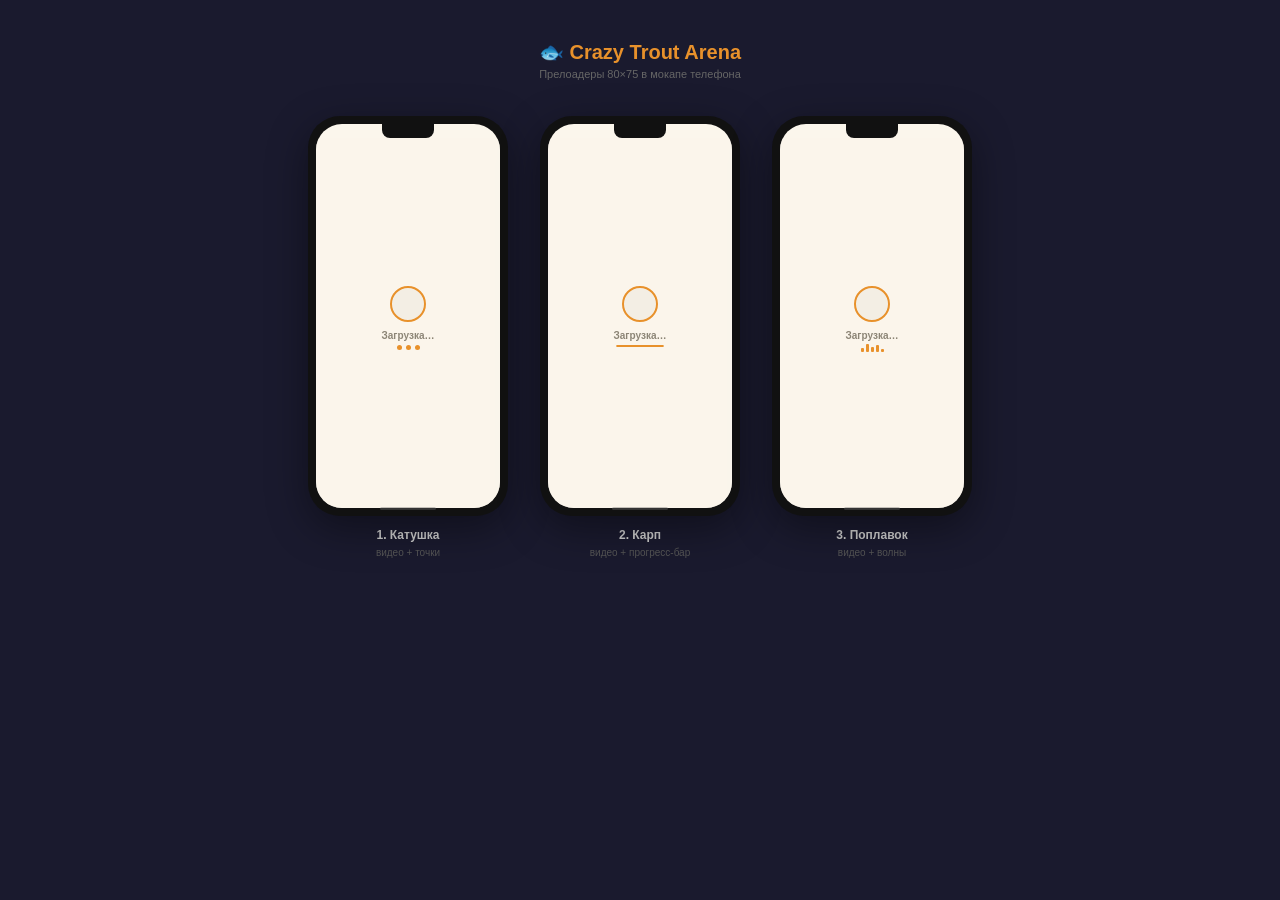
<file: docs_old/preloaders.html>
<!DOCTYPE html>
<html lang="ru">
<head>
<meta charset="UTF-8">
<meta name="viewport" content="width=device-width, initial-scale=1.0">
<title>Прелоадеры</title>
<style>
*{margin:0;padding:0;box-sizing:border-box}
body{background:#1a1a2e;font-family:"PT Sans",-apple-system,sans-serif;display:flex;flex-direction:column;align-items:center;min-height:100vh;padding:40px 16px;color:#fff}
h1{font-size:20px;font-weight:800;color:#E8912B;margin-bottom:4px}
.sub{font-size:11px;color:#666;margin-bottom:36px}
.phones{display:flex;gap:32px;flex-wrap:nowrap;justify-content:center}

/* Phone */
.phone{width:200px;min-width:200px;height:400px;background:#111;border-radius:32px;padding:8px;box-shadow:0 12px 40px rgba(0,0,0,.4);position:relative}
.phone::after{content:"";position:absolute;bottom:6px;left:50%;transform:translateX(-50%);width:56px;height:3px;background:#333;border-radius:2px}
.screen{width:100%;height:100%;background:#FBF6EC;border-radius:26px;overflow:hidden;position:relative;display:flex;flex-direction:column}
.notch{width:52px;height:14px;background:#111;border-radius:0 0 8px 8px;margin:0 auto;flex-shrink:0}
.body{flex:1;position:relative;overflow:hidden}
.body video{width:100%;height:100%;object-fit:cover}
.overlay{position:absolute;inset:0;background:rgba(251,246,236,.72);display:flex;align-items:center;justify-content:center;z-index:2}

/* Preloader 80x75 */
.pl{width:80px;height:75px;display:flex;flex-direction:column;align-items:center}
.pl video{width:36px;height:36px;border-radius:50%;object-fit:cover;border:2px solid #E8912B;background:#F3EEE4}
.pl .t{margin-top:8px;font-size:10px;font-weight:600;color:#8C8576}

/* Dots */
.d{display:flex;gap:4px;margin-top:4px}
.d span{width:5px;height:5px;border-radius:50%;background:#E8912B;animation:dot 1.2s ease-in-out infinite}
.d span:nth-child(2){animation-delay:.2s}
.d span:nth-child(3){animation-delay:.4s}
@keyframes dot{0%,100%{opacity:.3;transform:scale(.8)}50%{opacity:1;transform:scale(1.2)}}

/* Bar */
.b{margin-top:4px;width:48px;height:2px;background:#EFE8D8;border-radius:1px;overflow:hidden}
.bf{height:100%;background:#E8912B;border-radius:1px;animation:bar 2s ease-in-out infinite}
@keyframes bar{0%{width:0}50%{width:100%}100%{width:0}}

/* Waves */
.w{margin-top:3px;display:flex;align-items:flex-end;gap:2px;height:8px}
.w span{width:3px;background:#E8912B;border-radius:1px;animation:wave 1.2s ease-in-out infinite}
.w span:nth-child(1){height:4px;animation-delay:0s}
.w span:nth-child(2){height:8px;animation-delay:.15s}
.w span:nth-child(3){height:5px;animation-delay:.3s}
.w span:nth-child(4){height:7px;animation-delay:.45s}
.w span:nth-child(5){height:3px;animation-delay:.6s}
@keyframes wave{0%,100%{height:3px}50%{height:8px}}

/* Label */
.lbl{margin-top:12px;text-align:center}
.lbl b{font-size:12px;color:#ccc;display:block}
.lbl small{font-size:10px;color:#555}
</style>
</head>
<body>
<h1>🐟 Crazy Trout Arena</h1>
<p class="sub">Прелоадеры 80×75 в мокапе телефона</p>
<div class="phones">

<!-- 1 -->
<div>
<div class="phone"><div class="screen">
<div class="notch"></div>
<div class="body">
<video autoplay muted loop playsinline src="preloaders-assets/carp.mp4"></video>
<div class="overlay">
<div class="pl">
<video autoplay muted loop playsinline src="preloaders-assets/reel.mp4"></video>
<div class="t">Загрузка…</div>
<div class="d"><span></span><span></span><span></span></div>
</div>
</div>
</div>
</div></div>
<div class="lbl"><b>1. Катушка</b><small>видео + точки</small></div>
</div>

<!-- 2 -->
<div>
<div class="phone"><div class="screen">
<div class="notch"></div>
<div class="body">
<video autoplay muted loop playsinline src="preloaders-assets/float.mp4"></video>
<div class="overlay">
<div class="pl">
<video autoplay muted loop playsinline src="preloaders-assets/carp.mp4"></video>
<div class="t">Загрузка…</div>
<div class="b"><div class="bf"></div></div>
</div>
</div>
</div>
</div></div>
<div class="lbl"><b>2. Карп</b><small>видео + прогресс-бар</small></div>
</div>

<!-- 3 -->
<div>
<div class="phone"><div class="screen">
<div class="notch"></div>
<div class="body">
<video autoplay muted loop playsinline src="preloaders-assets/reel.mp4"></video>
<div class="overlay">
<div class="pl">
<video autoplay muted loop playsinline src="preloaders-assets/float.mp4"></video>
<div class="t">Загрузка…</div>
<div class="w"><span></span><span></span><span></span><span></span><span></span></div>
</div>
</div>
</div>
</div></div>
<div class="lbl"><b>3. Поплавок</b><small>видео + волны</small></div>
</div>

</div>
</body>
</html>
</file>
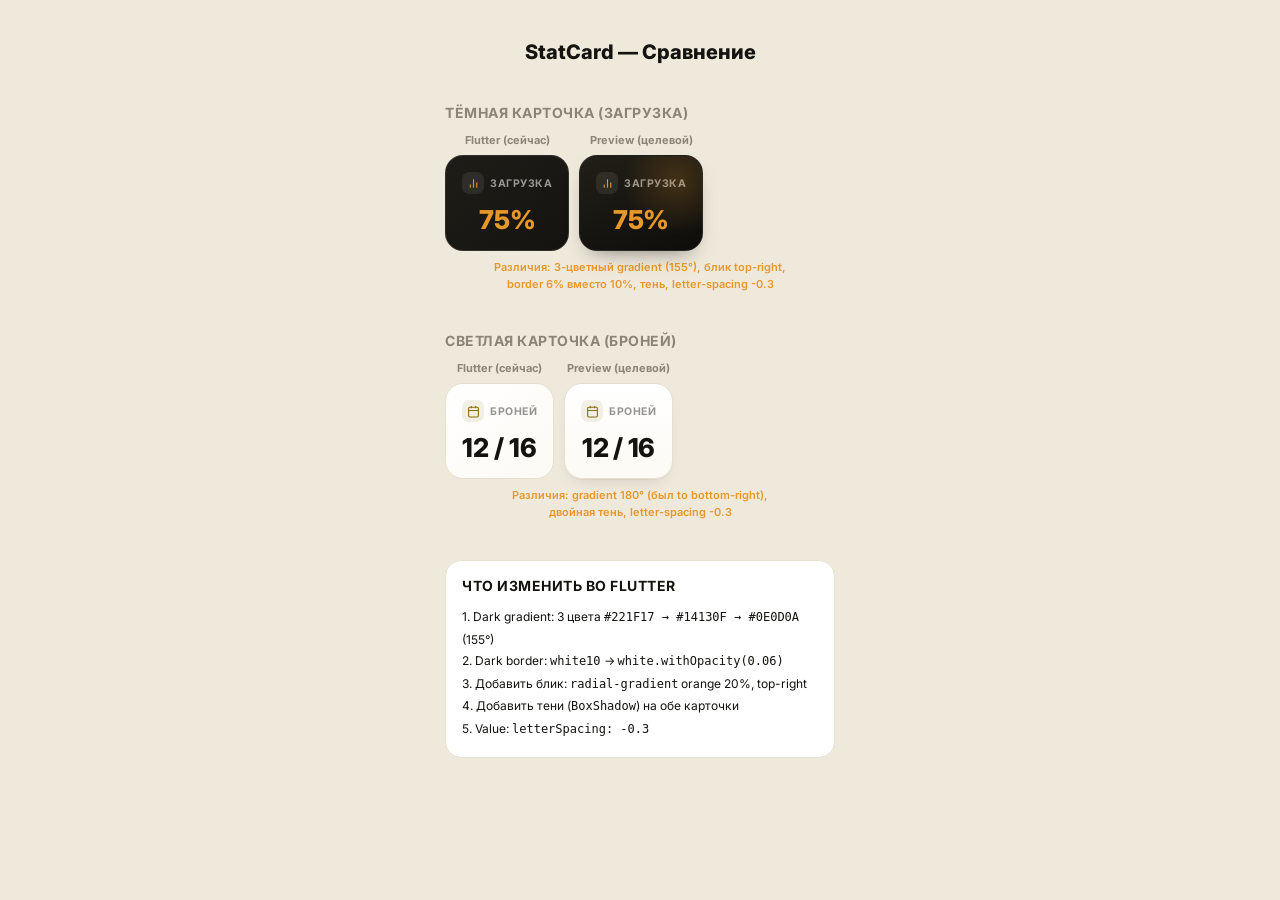
<file: docs_old/statcard-preview.html>
<!DOCTYPE html>
<html lang="ru">
<head>
<meta charset="UTF-8">
<meta name="viewport" content="width=device-width, initial-scale=1.0">
<title>StatCard — Сравнение дизайна</title>
<link href="https://fonts.googleapis.com/css2?family=Inter:wght@400;500;600;700;800&display=swap" rel="stylesheet">
<style>
* { box-sizing: border-box; margin: 0; padding: 0; }
body {
  font-family: 'Inter', sans-serif;
  background: #EFE9DC;
  display: flex;
  flex-direction: column;
  align-items: center;
  padding: 40px 20px;
  gap: 40px;
}
h1 { font-size: 20px; font-weight: 800; color: #14130F; }
h2 { font-size: 14px; font-weight: 700; color: #8C8576; margin-bottom: 12px; text-transform: uppercase; letter-spacing: 0.5px; }
.row { display: flex; gap: 10px; width: 100%; max-width: 390px; }
.card {
  flex: 1;
  padding: 16px 16px 15px;
  border-radius: 18px;
  position: relative;
  overflow: hidden;
}

/* === ТЕКУЩИЙ FLUTTER === */
.flutter-dark {
  background: linear-gradient(to bottom right, #1F1D18, #14130F);
  border: 1px solid rgba(255,255,255,0.1);
}
.flutter-light {
  background: linear-gradient(to bottom right, #FFFFFF, #FCFAF4);
  border: 1px solid #E7E0D1;
}
/* === PREVIEW (TSX) === */
.preview-dark {
  background: linear-gradient(155deg, #221F17 0%, #14130F 65%, #0E0D0A 100%);
  border: 1px solid rgba(255,255,255,0.06);
  box-shadow: 0 10px 22px -12px rgba(0,0,0,0.55);
}
.preview-dark .glare {
  position: absolute;
  top: -30px;
  right: -30px;
  width: 110px;
  height: 110px;
  border-radius: 50%;
  background: radial-gradient(circle, rgba(232,152,41,0.2) 0%, transparent 70%);
}
.preview-light {
  background: linear-gradient(180deg, #FFFFFF 0%, #FCFAF4 100%);
  border: 1px solid #E7E0D1;
  box-shadow: 0 1px 1px rgba(20,19,15,0.03), 0 8px 18px -12px rgba(20,19,15,0.25);
}
.card-header { display: flex; align-items: center; gap: 6px; margin-bottom: 10px; }
.card-icon {
  width: 22px; height: 22px; border-radius: 7px; flex-shrink: 0;
  display: flex; align-items: center; justify-content: center;
}
.dark-icon { background: rgba(255,255,255,0.08); }
.light-icon { background: rgba(136,111,17,0.10); }
.card-label {
  font-size: 10.5px; font-weight: 700; letter-spacing: 0.5px;
}
.dark-label { color: rgba(255,255,255,0.55); }
.light-label { color: rgba(20,19,15,0.45); }
.card-value {
  font-size: 26px; font-weight: 800; text-align: center;
}
.preview-value { letter-spacing: -0.3px; }
.orange { color: #E89829; }
.ink { color: #14130F; }

.label-tag {
  font-size: 11px; font-weight: 700; color: #8C8576;
  text-align: center; margin-bottom: 8px;
}
.diff {
  font-size: 11px; color: #E89829; font-weight: 600;
  margin-top: 8px; text-align: center; line-height: 1.5;
}
</style>
</head>
<body>

<h1>StatCard — Сравнение</h1>

<!-- DARK CARDS -->
<div style="width:100%;max-width:390px">
  <h2>Тёмная карточка (ЗАГРУЗКА)</h2>
  <div class="row">
    <div>
      <div class="label-tag">Flutter (сейчас)</div>
      <div class="card flutter-dark">
        <div class="card-header">
          <div class="card-icon dark-icon">
            <svg width="13" height="13" viewBox="0 0 24 24" fill="none" stroke="#E89829" stroke-width="2"><path d="M18 20V10M12 20V4M6 20v-6"/></svg>
          </div>
          <div class="card-label dark-label">ЗАГРУЗКА</div>
        </div>
        <div class="card-value orange">75%</div>
      </div>
    </div>
    <div>
      <div class="label-tag">Preview (целевой)</div>
      <div class="card preview-dark">
        <div class="glare"></div>
        <div class="card-header">
          <div class="card-icon dark-icon">
            <svg width="13" height="13" viewBox="0 0 24 24" fill="none" stroke="#E89829" stroke-width="2"><path d="M18 20V10M12 20V4M6 20v-6"/></svg>
          </div>
          <div class="card-label dark-label">ЗАГРУЗКА</div>
        </div>
        <div class="card-value orange preview-value">75%</div>
      </div>
    </div>
  </div>
  <div class="diff">
    Различия: 3-цветный gradient (155°), блик top-right,<br>
    border 6% вместо 10%, тень, letter-spacing -0.3
  </div>
</div>

<!-- LIGHT CARDS -->
<div style="width:100%;max-width:390px">
  <h2>Светлая карточка (БРОНЕЙ)</h2>
  <div class="row">
    <div>
      <div class="label-tag">Flutter (сейчас)</div>
      <div class="card flutter-light">
        <div class="card-header">
          <div class="card-icon light-icon">
            <svg width="13" height="13" viewBox="0 0 24 24" fill="none" stroke="#886F11" stroke-width="2"><rect x="3" y="4" width="18" height="18" rx="2"/><path d="M16 2v4M8 2v4M3 10h18"/></svg>
          </div>
          <div class="card-label light-label">БРОНЕЙ</div>
        </div>
        <div class="card-value ink">12 / 16</div>
      </div>
    </div>
    <div>
      <div class="label-tag">Preview (целевой)</div>
      <div class="card preview-light">
        <div class="card-header">
          <div class="card-icon light-icon">
            <svg width="13" height="13" viewBox="0 0 24 24" fill="none" stroke="#886F11" stroke-width="2"><rect x="3" y="4" width="18" height="18" rx="2"/><path d="M16 2v4M8 2v4M3 10h18"/></svg>
          </div>
          <div class="card-label light-label">БРОНЕЙ</div>
        </div>
        <div class="card-value ink preview-value">12 / 16</div>
      </div>
    </div>
  </div>
  <div class="diff">
    Различия: gradient 180° (был to bottom-right),<br>
    двойная тень, letter-spacing -0.3
  </div>
</div>

<!-- SUMMARY -->
<div style="max-width:390px;background:#fff;border-radius:16px;padding:16px;border:1px solid #E7E0D1;">
  <h2 style="color:#14130F;">Что изменить во Flutter</h2>
  <div style="font-size:12px;color:#14130F;line-height:1.8;">
    1. Dark gradient: 3 цвета <code>#221F17 → #14130F → #0E0D0A</code> (155°)<br>
    2. Dark border: <code>white10</code> → <code>white.withOpacity(0.06)</code><br>
    3. Добавить блик: <code>radial-gradient</code> orange 20%, top-right<br>
    4. Добавить тени (<code>BoxShadow</code>) на обе карточки<br>
    5. Value: <code>letterSpacing: -0.3</code>
  </div>
</div>

</body>
</html>
</file>
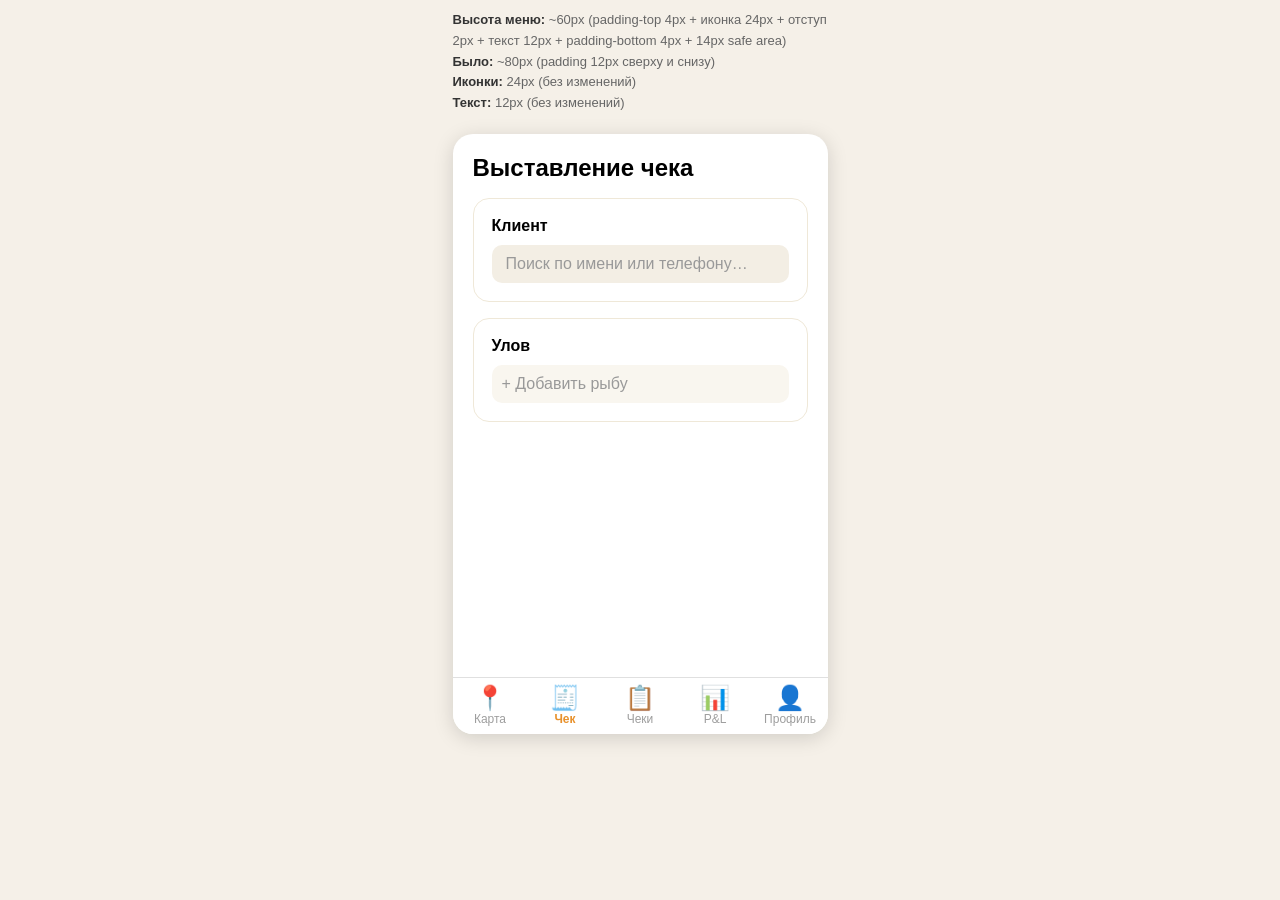
<file: .openclaw/tmp/nav_preview.html>
<!DOCTYPE html>
<html>
<head>
<meta charset="utf-8">
<style>
  body { margin: 0; background: #f5f0e8; font-family: -apple-system, sans-serif; }
  .phone { width: 375px; height: 600px; margin: 20px auto; background: #fff; border-radius: 20px; overflow: hidden; box-shadow: 0 4px 20px rgba(0,0,0,0.15); position: relative; }
  .content { padding: 20px; }
  .content h2 { font-size: 24px; margin: 0 0 16px; }
  .card { background: #fff; border: 1px solid #efe8d8; border-radius: 16px; padding: 18px; margin-bottom: 16px; }
  .card h3 { margin: 0 0 10px; font-size: 16px; }
  
  .bottom-nav {
    position: absolute;
    bottom: 0;
    left: 0;
    right: 0;
    background: #fff;
    border-top: 0.5px solid #e0e0e0;
    padding-top: 4px;    /* ← уменьшен сверху (было 12px) */
    padding-bottom: 4px;  /* ← уменьшен снизу (было 12px) */
    display: flex;
    justify-content: space-around;
  }
  
  .nav-item {
    display: flex;
    flex-direction: column;
    align-items: center;
    padding: 4px 0;  /* внутренний отступ */
    min-width: 60px;
  }
  
  .nav-item .icon {
    font-size: 24px;  /* ← размер иконки БЕЗ ИЗМЕНЕНИЙ */
    line-height: 1;
    color: #9e9e9e;
  }
  .nav-item.active .icon { color: #e8912b; }
  
  .nav-item .label {
    font-size: 12px;  /* ← размер текста БЕЗ ИЗМЕНЕНИЙ */
    margin-top: 2px;  /* отступ между иконкой и текстом */
    color: #9e9e9e;
  }
  .nav-item.active .label { color: #e8912b; font-weight: 600; }
  
  .dimensions {
    width: 375px;
    margin: 10px auto;
    font-size: 13px;
    color: #666;
    line-height: 1.6;
  }
  .dimensions b { color: #333; }
</style>
</head>
<body>

<div class="dimensions">
  <b>Высота меню:</b> ~60px (padding-top 4px + иконка 24px + отступ 2px + текст 12px + padding-bottom 4px + 14px safe area)<br>
  <b>Было:</b> ~80px (padding 12px сверху и снизу)<br>
  <b>Иконки:</b> 24px (без изменений)<br>
  <b>Текст:</b> 12px (без изменений)
</div>

<div class="phone">
  <div class="content">
    <h2>Выставление чека</h2>
    <div class="card">
      <h3>Клиент</h3>
      <div style="background:#f3eee4; padding:10px 14px; border-radius:10px; color:#999;">Поиск по имени или телефону…</div>
    </div>
    <div class="card">
      <h3>Улов</h3>
      <div style="background:#f9f6ef; padding:10px; border-radius:10px; color:#999;">+ Добавить рыбу</div>
    </div>
  </div>
  
  <div class="bottom-nav">
    <div class="nav-item">
      <span class="icon">📍</span>
      <span class="label">Карта</span>
    </div>
    <div class="nav-item active">
      <span class="icon">🧾</span>
      <span class="label">Чек</span>
    </div>
    <div class="nav-item">
      <span class="icon">📋</span>
      <span class="label">Чеки</span>
    </div>
    <div class="nav-item">
      <span class="icon">📊</span>
      <span class="label">P&L</span>
    </div>
    <div class="nav-item">
      <span class="icon">👤</span>
      <span class="label">Профиль</span>
    </div>
  </div>
</div>

</body>
</html>
</file>
